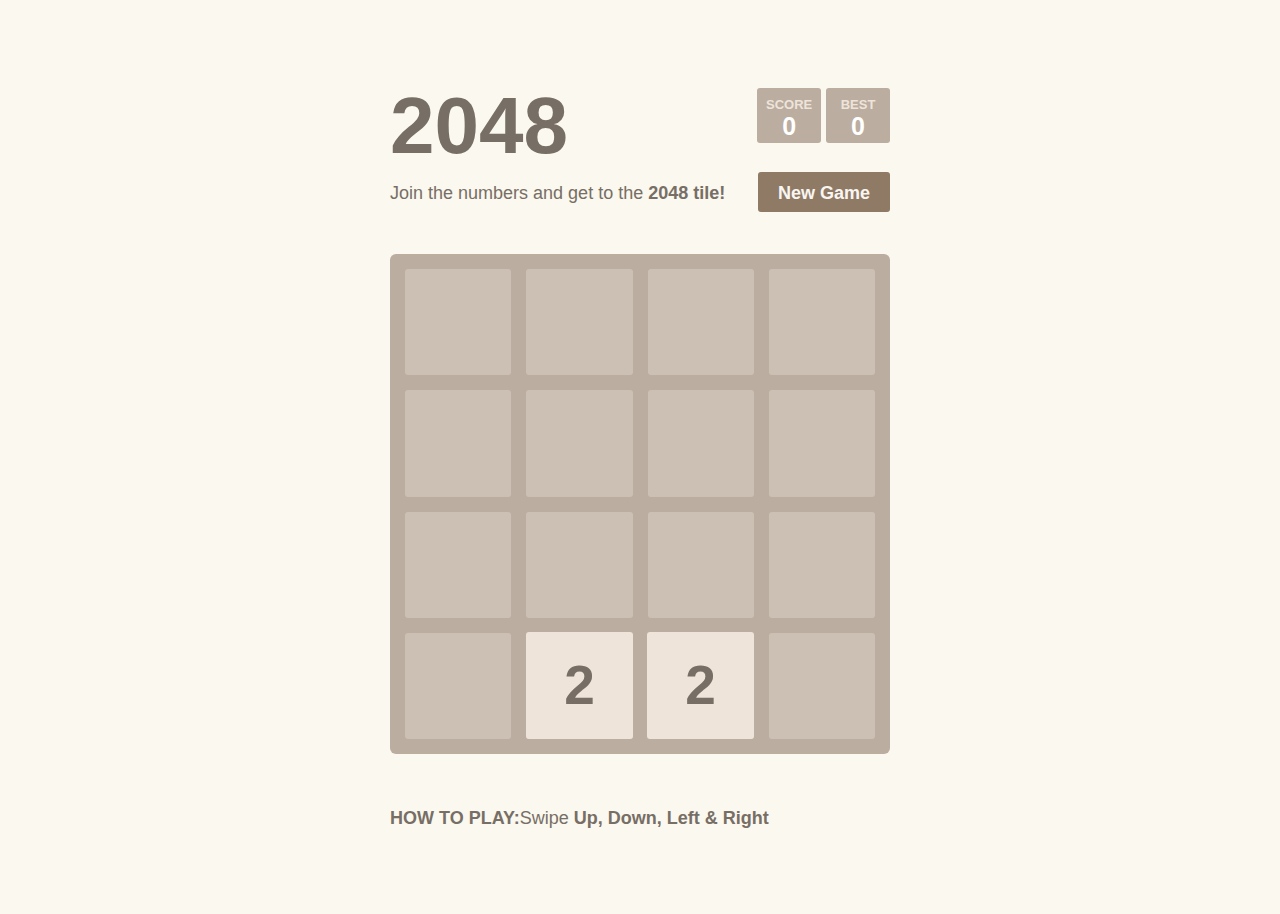
<file: 2048/index.html>
<!DOCTYPE html>
<html>
<head>
  <meta charset="utf-8">
  <title>2048</title>
  
  <link href="style/main.css" rel="stylesheet" type="text/css">
  <meta name="viewport" content="width=device-width, target-densitydpi=160dpi, initial-scale=1.0, maximum-scale=1, user-scalable=no, minimal-ui">
</head>
<body>
  <div class="container">
    <div class="heading">
      <h1 class="title">2048</h1>
      <div class="scores-container">
        <div class="score-container">0</div>
        <div class="best-container">0</div>
      </div>
    </div>
    
    <div class="above-game">
      <p class="game-intro">Join the numbers and get to the <strong>2048 tile!</strong></p>
      <a class="restart-button">New Game</a>
    </div>
    
    <div class="game-container">
      <div class="game-message">
        <p></p>
        <div class="lower">
          <a class="keep-playing-button">Keep going</a>
          <a class="retry-button">Try again</a>
        </div>
      </div>
      
      <div class="grid-container">
        <div class="grid-row">
          <div class="grid-cell"></div>
          <div class="grid-cell"></div>
          <div class="grid-cell"></div>
          <div class="grid-cell"></div>
        </div>
        <div class="grid-row">
          <div class="grid-cell"></div>
          <div class="grid-cell"></div>
          <div class="grid-cell"></div>
          <div class="grid-cell"></div>
        </div>
        <div class="grid-row">
          <div class="grid-cell"></div>
          <div class="grid-cell"></div>
          <div class="grid-cell"></div>
          <div class="grid-cell"></div>
        </div>
        <div class="grid-row">
          <div class="grid-cell"></div>
          <div class="grid-cell"></div>
          <div class="grid-cell"></div>
          <div class="grid-cell"></div>
        </div>
      </div>
      
      <div class="tile-container">
        
      </div>
    </div>
    
    <p class="game-explanation">
      <strong class="important">How to play:</strong>Swipe<strong> Up, Down, Left & Right</strong>
    </p>
  </div>
  
  <script src="js/bind_polyfill.js"></script>
  <script src="js/classlist_polyfill.js"></script>
  <script src="js/animframe_polyfill.js"></script>
  <script src="js/keyboard_input_manager.js"></script>
  <script src="js/html_actuator.js"></script>
  <script src="js/grid.js"></script>
  <script src="js/tile.js"></script>
  <script src="js/local_storage_manager.js"></script>
  <script src="js/game_manager.js"></script>
  <script src="js/application.js"></script>
</body>
</html>
</file>
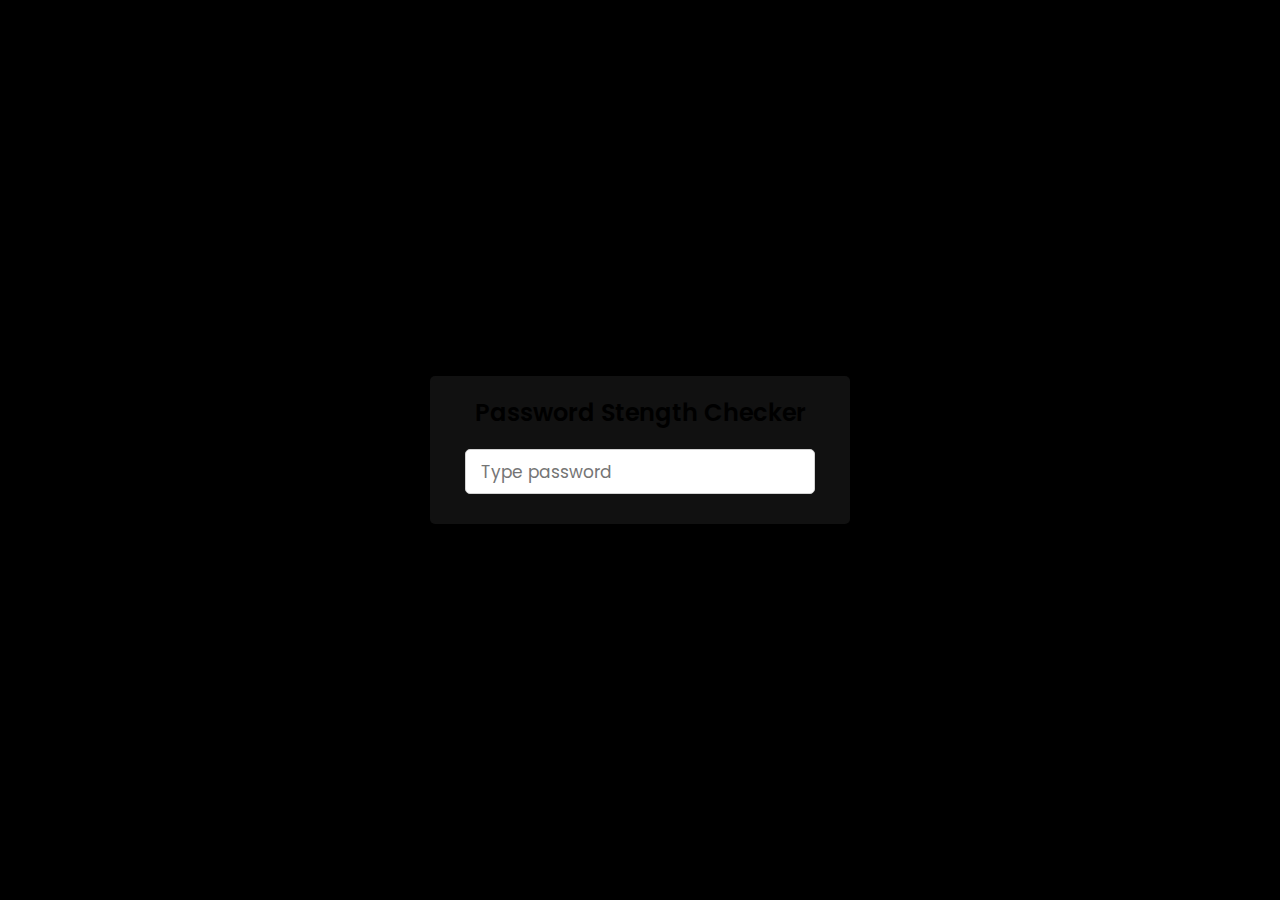
<file: psc/index.html>
<!DOCTYPE html>

<!-- Created By CodingNepal -->
<html lang="en" dir="ltr">
  <head>
    <meta charset="utf-8">
   <title>Password Strength Checker</title>
    <link rel="stylesheet" href="style.css">
  </head>
  <body>
    <div class="container">
      <header>Password Stength Checker</header>
      <form action="#">
        <div class="field">
          <input onkeyup="trigger()" type="password" placeholder="Type password">
          <span class="showBtn">SHOW</span>
        </div>
<div class="indicator">
          <span class="weak"></span>
          <span class="medium"></span>
          <span class="strong"></span>
        </div>
<div class="text">
</div>
</form>
</div>
<script>
      const indicator = document.querySelector(".indicator");
      const input = document.querySelector("input");
      const weak = document.querySelector(".weak");
      const medium = document.querySelector(".medium");
      const strong = document.querySelector(".strong");
      const text = document.querySelector(".text");
      const showBtn = document.querySelector(".showBtn");
      let regExpWeak = /[a-z]/;
      let regExpMedium = /\d+/;
      let regExpStrong = /.[!,@,#,$,%,^,&,*,?,_,~,-,(,)]/;
      function trigger(){
        if(input.value != ""){
          indicator.style.display = "block";
          indicator.style.display = "flex";
          if(input.value.length <= 3 && (input.value.match(regExpWeak) || input.value.match(regExpMedium) || input.value.match(regExpStrong)))no=1;
          if(input.value.length >= 6 && ((input.value.match(regExpWeak) && input.value.match(regExpMedium)) || (input.value.match(regExpMedium) && input.value.match(regExpStrong)) || (input.value.match(regExpWeak) && input.value.match(regExpStrong))))no=2;
          if(input.value.length >= 6 && input.value.match(regExpWeak) && input.value.match(regExpMedium) && input.value.match(regExpStrong))no=3;
          if(no==1){
            weak.classList.add("active");
            text.style.display = "block";
            text.textContent = "Your password is too week";
            text.classList.add("weak");
          }
          if(no==2){
            medium.classList.add("active");
            text.textContent = "Your password is medium";
            text.classList.add("medium");
          }else{
            medium.classList.remove("active");
            text.classList.remove("medium");
          }
          if(no==3){
            weak.classList.add("active");
            medium.classList.add("active");
            strong.classList.add("active");
            text.textContent = "Your password is strong";
            text.classList.add("strong");
          }else{
            strong.classList.remove("active");
            text.classList.remove("strong");
          }
          showBtn.style.display = "block";
          showBtn.onclick = function(){
            if(input.type == "password"){
              input.type = "text";
              showBtn.textContent = "HIDE";
              showBtn.style.color = "#23ad5c";
            }else{
              input.type = "password";
              showBtn.textContent = "SHOW";
              showBtn.style.color = "#000";
            }
          }
        }else{
          indicator.style.display = "none";
          text.style.display = "none";
          showBtn.style.display = "none";
        }
      }
    </script>


  </body>
</html>
</file>
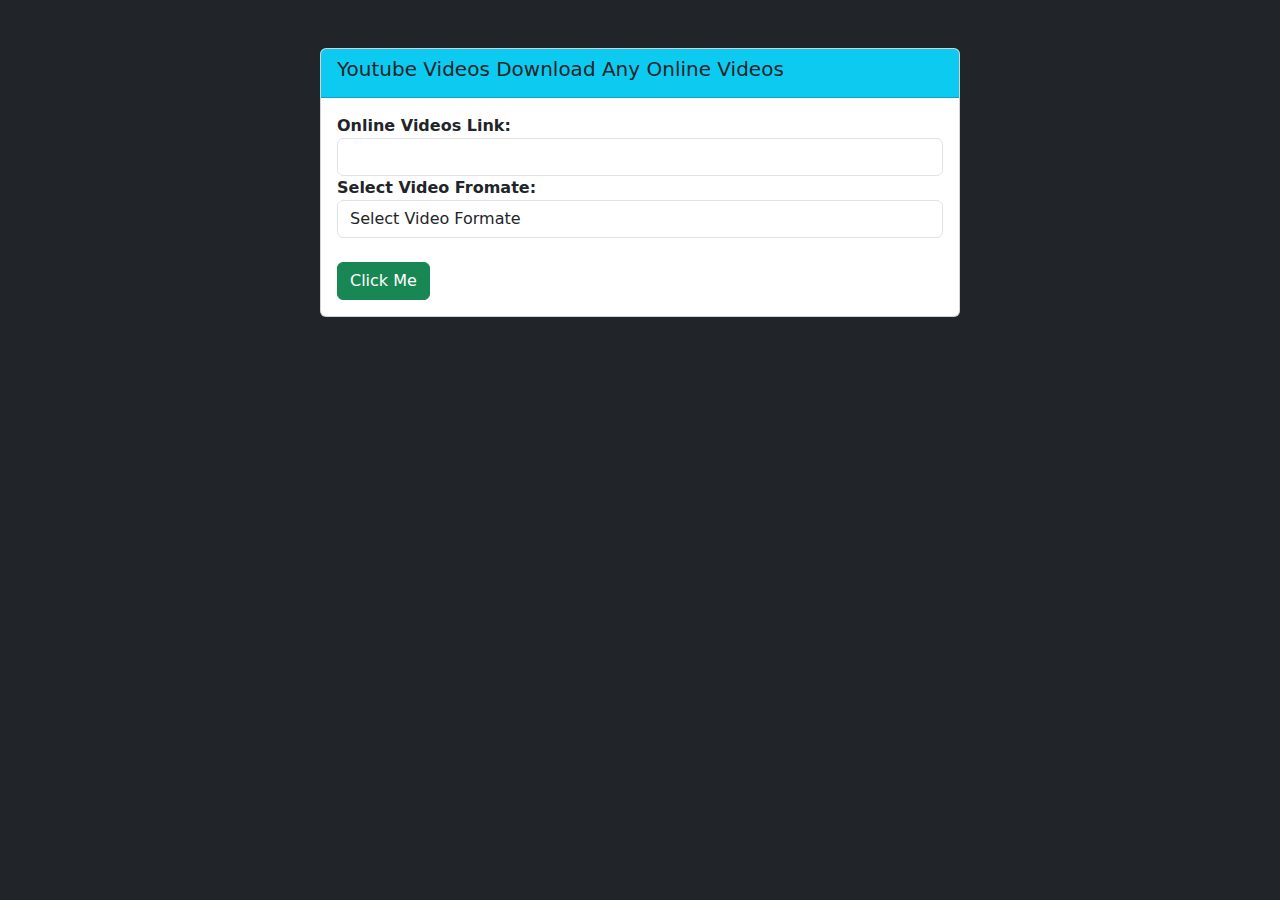
<file: ytvd/index.html>
<!DOCTYPE html>

<html>
<head>
  <title> Spidy Youtube Video Downloader</title>
  <link rel="stylesheet" type="text/css" href="https://cdnjs.cloudflare.com/ajax/libs/twitter-bootstrap/5.0.0-alpha1/css/bootstrap.min.css">
  <script type="text/javascript" src="https://cdnjs.cloudflare.com/ajax/libs/jquery/3.5.1/jquery.min.js"></script>
  <script type="text/javascript" src="https://cdnjs.cloudflare.com/ajax/libs/twitter-bootstrap/5.0.0-alpha1/js/bootstrap.min.js"></script>
</head>
<body class="bg-dark">
  <div class="col-md-6 offset-md-3 mt-5">
    <div class="card">
      <div class="card-header bg-info">
        <h5>Youtube Videos Download Any Online Videos</h5>
      </div>
      <div class="card-body">
        <div class="row">
          <div class="col-md-12">
            <div class="form-group">
              <label class="text-weight"><b>Online Videos Link:</b></label>
              <input type="txt" name="link" class="form-control link" required>
            </div>
          </div>
        </div>
        <form class="form-download">
          <div class="row">
            <div class="col-md-12">
              <div class="form-group">
                <label class="text-weight"><b>Select Video Fromate:</b></label>
                <select class="form-control formte" required>
                  <option selected disabled>Select Video Formate</option>
                  <option value="mp3">Mp3</option>
                  <option value="mp4a">144 Mp4</option>
                  <option value="360">360 Mp4</option>
                  <option value="480">480 Mp4</option>
                  <option value="720">720 Mp4</option>
                  <option value="1080">1080 Mp4</option>
                  <option value="4k">4k Mp4</option>
                  <option value="8k">8k Mp4</option>
                </select>
              </div>
            </div>
          </div>
          <div class="row">
            <div class="col-md-12">
              <div class="form-group mt-4 download-video">
                <button class="btn btn-success btn-block click-btn-down" type="submit">Click Me</button>
              </div>
            </div>
          </div>
        </form>
      </div>
    </div>
  </div>
</body>
<script type="text/javascript">
  $(".click-btn-down").click(function(){
      var link = $(".link").val();
    var fromate = $(".formte").children("option:selected").val();
    var src =""+link+"="+fromate+"";
    downloadVideo(link,fromate);
  });
  function downloadVideo(link,fromate) {
      $('.download-video').html('<iframe style="width:100%;height:60px;border:0;overflow:hidden;" scrolling="no" src="https://loader.to/api/button/?url='+link+'&f='+fromate+'"></iframe>');
  }
</script>
</html>
</file>
<file: 2048/style/main.css>
html, body {
  margin: 0;
  padding: 0;
  background: #faf8ef;
  color: #776e65;
  font-family: "Helvetica Neue", Arial, sans-serif;
  font-size: 18px; }

body {
  margin: 80px 0; }

.heading:after {
  content: "";
  display: block;
  clear: both; }

h1.title {
  font-size: 80px;
  font-weight: bold;
  margin: 0;
  display: block;
  float: left; }

@-webkit-keyframes move-up {
  0% {
    top: 25px;
    opacity: 1; }
  
  100% {
    top: -50px;
    opacity: 0; } }
@-moz-keyframes move-up {
  0% {
    top: 25px;
    opacity: 1; }
  
  100% {
    top: -50px;
    opacity: 0; } }
@keyframes move-up {
  0% {
    top: 25px;
    opacity: 1; }
  
  100% {
    top: -50px;
    opacity: 0; } }
.scores-container {
  float: right;
  text-align: right; }

.score-container, .best-container {
  position: relative;
  display: inline-block;
  background: #bbada0;
  padding: 15px 25px;
  font-size: 25px;
  height: 25px;
  line-height: 47px;
  font-weight: bold;
  border-radius: 3px;
  color: white;
  margin-top: 8px;
  text-align: center; }
.score-container:after, .best-container:after {
  position: absolute;
  width: 100%;
  top: 10px;
  left: 0;
  text-transform: uppercase;
  font-size: 13px;
  line-height: 13px;
  text-align: center;
  color: #eee4da; }
.score-container .score-addition, .best-container .score-addition {
  position: absolute;
  right: 30px;
  color: red;
  font-size: 25px;
  line-height: 25px;
  font-weight: bold;
  color: rgba(119, 110, 101, 0.9);
  z-index: 100;
  -webkit-animation: move-up 600ms ease-in;
  -moz-animation: move-up 600ms ease-in;
  animation: move-up 600ms ease-in;
  -webkit-animation-fill-mode: both;
  -moz-animation-fill-mode: both;
  animation-fill-mode: both; }

.score-container:after {
  content: "Score"; }

.best-container:after {
  content: "Best"; }

p {
  margin-top: 0;
  margin-bottom: 10px;
  line-height: 1.65; }

a {
  color: #776e65;
  font-weight: bold;
  text-decoration: underline;
  cursor: pointer; }

strong.important {
  text-transform: uppercase; }

hr {
  border: none;
  border-bottom: 1px solid #d8d4d0;
  margin-top: 20px;
  margin-bottom: 30px; }

.container {
  width: 500px;
  margin: 0 auto; }

@-webkit-keyframes fade-in {
  0% {
    opacity: 0; }
  
  100% {
    opacity: 1; } }
@-moz-keyframes fade-in {
  0% {
    opacity: 0; }
  
  100% {
    opacity: 1; } }
@keyframes fade-in {
  0% {
    opacity: 0; }
  
  100% {
    opacity: 1; } }
.game-container {
  margin-top: 40px;
  position: relative;
  padding: 15px;
  cursor: default;
  -webkit-touch-callout: none;
  -ms-touch-callout: none;
  -webkit-user-select: none;
  -moz-user-select: none;
  -ms-user-select: none;
  -ms-touch-action: none;
  touch-action: none;
  background: #bbada0;
  border-radius: 6px;
  width: 500px;
  height: 500px;
  -webkit-box-sizing: border-box;
  -moz-box-sizing: border-box;
  box-sizing: border-box; }
.game-container .game-message {
  display: none;
  position: absolute;
  top: 0;
  right: 0;
  bottom: 0;
  left: 0;
  background: rgba(238, 228, 218, 0.5);
  z-index: 100;
  text-align: center;
  -webkit-animation: fade-in 800ms ease 1200ms;
  -moz-animation: fade-in 800ms ease 1200ms;
  animation: fade-in 800ms ease 1200ms;
  -webkit-animation-fill-mode: both;
  -moz-animation-fill-mode: both;
  animation-fill-mode: both; }
.game-container .game-message p {
  font-size: 60px;
  font-weight: bold;
  height: 60px;
  line-height: 60px;
  margin-top: 222px; }
.game-container .game-message .lower {
  display: block;
  margin-top: 59px; }
.game-container .game-message a {
  display: inline-block;
  background: #8f7a66;
  border-radius: 3px;
  padding: 0 20px;
  text-decoration: none;
  color: #f9f6f2;
  height: 40px;
  line-height: 42px;
  margin-left: 9px; }
.game-container .game-message a.keep-playing-button {
  display: none; }
.game-container .game-message.game-won {
  background: rgba(237, 194, 46, 0.5);
  color: #f9f6f2; }
.game-container .game-message.game-won a.keep-playing-button {
  display: inline-block; }
.game-container .game-message.game-won, .game-container .game-message.game-over {
  display: block; }

.grid-container {
  position: absolute;
  z-index: 1; }

.grid-row {
  margin-bottom: 15px; }
.grid-row:last-child {
  margin-bottom: 0; }
.grid-row:after {
  content: "";
  display: block;
  clear: both; }

.grid-cell {
  width: 106.25px;
  height: 106.25px;
  margin-right: 15px;
  float: left;
  border-radius: 3px;
  background: rgba(238, 228, 218, 0.35); }
.grid-cell:last-child {
  margin-right: 0; }

.tile-container {
  position: absolute;
  z-index: 2; }

.tile, .tile .tile-inner {
  width: 107px;
  height: 107px;
  line-height: 107px; }
.tile.tile-position-1-1 {
  -webkit-transform: translate(0px, 0px);
  -moz-transform: translate(0px, 0px);
  -ms-transform: translate(0px, 0px);
  transform: translate(0px, 0px); }
.tile.tile-position-1-2 {
  -webkit-transform: translate(0px, 121px);
  -moz-transform: translate(0px, 121px);
  -ms-transform: translate(0px, 121px);
  transform: translate(0px, 121px); }
.tile.tile-position-1-3 {
  -webkit-transform: translate(0px, 242px);
  -moz-transform: translate(0px, 242px);
  -ms-transform: translate(0px, 242px);
  transform: translate(0px, 242px); }
.tile.tile-position-1-4 {
  -webkit-transform: translate(0px, 363px);
  -moz-transform: translate(0px, 363px);
  -ms-transform: translate(0px, 363px);
  transform: translate(0px, 363px); }
.tile.tile-position-2-1 {
  -webkit-transform: translate(121px, 0px);
  -moz-transform: translate(121px, 0px);
  -ms-transform: translate(121px, 0px);
  transform: translate(121px, 0px); }
.tile.tile-position-2-2 {
  -webkit-transform: translate(121px, 121px);
  -moz-transform: translate(121px, 121px);
  -ms-transform: translate(121px, 121px);
  transform: translate(121px, 121px); }
.tile.tile-position-2-3 {
  -webkit-transform: translate(121px, 242px);
  -moz-transform: translate(121px, 242px);
  -ms-transform: translate(121px, 242px);
  transform: translate(121px, 242px); }
.tile.tile-position-2-4 {
  -webkit-transform: translate(121px, 363px);
  -moz-transform: translate(121px, 363px);
  -ms-transform: translate(121px, 363px);
  transform: translate(121px, 363px); }
.tile.tile-position-3-1 {
  -webkit-transform: translate(242px, 0px);
  -moz-transform: translate(242px, 0px);
  -ms-transform: translate(242px, 0px);
  transform: translate(242px, 0px); }
.tile.tile-position-3-2 {
  -webkit-transform: translate(242px, 121px);
  -moz-transform: translate(242px, 121px);
  -ms-transform: translate(242px, 121px);
  transform: translate(242px, 121px); }
.tile.tile-position-3-3 {
  -webkit-transform: translate(242px, 242px);
  -moz-transform: translate(242px, 242px);
  -ms-transform: translate(242px, 242px);
  transform: translate(242px, 242px); }
.tile.tile-position-3-4 {
  -webkit-transform: translate(242px, 363px);
  -moz-transform: translate(242px, 363px);
  -ms-transform: translate(242px, 363px);
  transform: translate(242px, 363px); }
.tile.tile-position-4-1 {
  -webkit-transform: translate(363px, 0px);
  -moz-transform: translate(363px, 0px);
  -ms-transform: translate(363px, 0px);
  transform: translate(363px, 0px); }
.tile.tile-position-4-2 {
  -webkit-transform: translate(363px, 121px);
  -moz-transform: translate(363px, 121px);
  -ms-transform: translate(363px, 121px);
  transform: translate(363px, 121px); }
.tile.tile-position-4-3 {
  -webkit-transform: translate(363px, 242px);
  -moz-transform: translate(363px, 242px);
  -ms-transform: translate(363px, 242px);
  transform: translate(363px, 242px); }
.tile.tile-position-4-4 {
  -webkit-transform: translate(363px, 363px);
  -moz-transform: translate(363px, 363px);
  -ms-transform: translate(363px, 363px);
  transform: translate(363px, 363px); }

.tile {
  position: absolute;
  -webkit-transition: 100ms ease-in-out;
  -moz-transition: 100ms ease-in-out;
  transition: 100ms ease-in-out;
  -webkit-transition-property: -webkit-transform;
  -moz-transition-property: -moz-transform;
  transition-property: transform; }
.tile .tile-inner {
  border-radius: 3px;
  background: #eee4da;
  text-align: center;
  font-weight: bold;
  z-index: 10;
  font-size: 55px; }
.tile.tile-2 .tile-inner {
  background: #eee4da;
  box-shadow: 0 0 30px 10px rgba(243, 215, 116, 0), inset 0 0 0 1px rgba(255, 255, 255, 0); }
.tile.tile-4 .tile-inner {
  background: #ede0c8;
  box-shadow: 0 0 30px 10px rgba(243, 215, 116, 0), inset 0 0 0 1px rgba(255, 255, 255, 0); }
.tile.tile-8 .tile-inner {
  color: #f9f6f2;
  background: #f2b179; }
.tile.tile-16 .tile-inner {
  color: #f9f6f2;
  background: #f59563; }
.tile.tile-32 .tile-inner {
  color: #f9f6f2;
  background: #f67c5f; }
.tile.tile-64 .tile-inner {
  color: #f9f6f2;
  background: #f65e3b; }
.tile.tile-128 .tile-inner {
  color: #f9f6f2;
  background: #edcf72;
  box-shadow: 0 0 30px 10px rgba(243, 215, 116, 0.2381), inset 0 0 0 1px rgba(255, 255, 255, 0.14286);
  font-size: 45px; }
@media screen and (max-width: 520px) {
  .tile.tile-128 .tile-inner {
    font-size: 25px; } }
.tile.tile-256 .tile-inner {
  color: #f9f6f2;
  background: #edcc61;
  box-shadow: 0 0 30px 10px rgba(243, 215, 116, 0.31746), inset 0 0 0 1px rgba(255, 255, 255, 0.19048);
  font-size: 45px; }
@media screen and (max-width: 520px) {
  .tile.tile-256 .tile-inner {
    font-size: 25px; } }
.tile.tile-512 .tile-inner {
  color: #f9f6f2;
  background: #edc850;
  box-shadow: 0 0 30px 10px rgba(243, 215, 116, 0.39683), inset 0 0 0 1px rgba(255, 255, 255, 0.2381);
  font-size: 45px; }
@media screen and (max-width: 520px) {
  .tile.tile-512 .tile-inner {
    font-size: 25px; } }
.tile.tile-1024 .tile-inner {
  color: #f9f6f2;
  background: #edc53f;
  box-shadow: 0 0 30px 10px rgba(243, 215, 116, 0.47619), inset 0 0 0 1px rgba(255, 255, 255, 0.28571);
  font-size: 35px; }
@media screen and (max-width: 520px) {
  .tile.tile-1024 .tile-inner {
    font-size: 15px; } }
.tile.tile-2048 .tile-inner {
  color: #f9f6f2;
  background: #edc22e;
  box-shadow: 0 0 30px 10px rgba(243, 215, 116, 0.55556), inset 0 0 0 1px rgba(255, 255, 255, 0.33333);
  font-size: 35px; }
@media screen and (max-width: 520px) {
  .tile.tile-2048 .tile-inner {
    font-size: 15px; } }
.tile.tile-super .tile-inner {
  color: #f9f6f2;
  background: #3c3a32;
  font-size: 30px; }
@media screen and (max-width: 520px) {
  .tile.tile-super .tile-inner {
    font-size: 10px; } }

@-webkit-keyframes appear {
  0% {
    opacity: 0;
    -webkit-transform: scale(0);
    -moz-transform: scale(0);
    -ms-transform: scale(0);
    transform: scale(0); }
  
  100% {
    opacity: 1;
    -webkit-transform: scale(1);
    -moz-transform: scale(1);
    -ms-transform: scale(1);
    transform: scale(1); } }
@-moz-keyframes appear {
  0% {
    opacity: 0;
    -webkit-transform: scale(0);
    -moz-transform: scale(0);
    -ms-transform: scale(0);
    transform: scale(0); }
  
  100% {
    opacity: 1;
    -webkit-transform: scale(1);
    -moz-transform: scale(1);
    -ms-transform: scale(1);
    transform: scale(1); } }
@keyframes appear {
  0% {
    opacity: 0;
    -webkit-transform: scale(0);
    -moz-transform: scale(0);
    -ms-transform: scale(0);
    transform: scale(0); }
  
  100% {
    opacity: 1;
    -webkit-transform: scale(1);
    -moz-transform: scale(1);
    -ms-transform: scale(1);
    transform: scale(1); } }
.tile-new .tile-inner {
  -webkit-animation: appear 200ms ease 100ms;
  -moz-animation: appear 200ms ease 100ms;
  animation: appear 200ms ease 100ms;
  -webkit-animation-fill-mode: backwards;
  -moz-animation-fill-mode: backwards;
  animation-fill-mode: backwards; }

@-webkit-keyframes pop {
  0% {
    -webkit-transform: scale(0);
    -moz-transform: scale(0);
    -ms-transform: scale(0);
    transform: scale(0); }
  
  50% {
    -webkit-transform: scale(1.2);
    -moz-transform: scale(1.2);
    -ms-transform: scale(1.2);
    transform: scale(1.2); }
  
  100% {
    -webkit-transform: scale(1);
    -moz-transform: scale(1);
    -ms-transform: scale(1);
    transform: scale(1); } }
@-moz-keyframes pop {
  0% {
    -webkit-transform: scale(0);
    -moz-transform: scale(0);
    -ms-transform: scale(0);
    transform: scale(0); }
  
  50% {
    -webkit-transform: scale(1.2);
    -moz-transform: scale(1.2);
    -ms-transform: scale(1.2);
    transform: scale(1.2); }
  
  100% {
    -webkit-transform: scale(1);
    -moz-transform: scale(1);
    -ms-transform: scale(1);
    transform: scale(1); } }
@keyframes pop {
  0% {
    -webkit-transform: scale(0);
    -moz-transform: scale(0);
    -ms-transform: scale(0);
    transform: scale(0); }
  
  50% {
    -webkit-transform: scale(1.2);
    -moz-transform: scale(1.2);
    -ms-transform: scale(1.2);
    transform: scale(1.2); }
  
  100% {
    -webkit-transform: scale(1);
    -moz-transform: scale(1);
    -ms-transform: scale(1);
    transform: scale(1); } }
.tile-merged .tile-inner {
  z-index: 20;
  -webkit-animation: pop 200ms ease 100ms;
  -moz-animation: pop 200ms ease 100ms;
  animation: pop 200ms ease 100ms;
  -webkit-animation-fill-mode: backwards;
  -moz-animation-fill-mode: backwards;
  animation-fill-mode: backwards; }

.above-game:after {
  content: "";
  display: block;
  clear: both; }

.game-intro {
  float: left;
  line-height: 42px;
  margin-bottom: 0; }

.restart-button {
  display: inline-block;
  background: #8f7a66;
  border-radius: 3px;
  padding: 0 20px;
  text-decoration: none;
  color: #f9f6f2;
  height: 40px;
  line-height: 42px;
  display: block;
  text-align: center;
  float: right; }

.game-explanation {
  margin-top: 50px; }

@media screen and (max-width: 520px) {
  html, body {
    font-size: 15px; }
  
  body {
    margin: 20px 0;
    padding: 0 20px; }
  
  h1.title {
    font-size: 27px;
    margin-top: 15px; }
  
  .container {
    width: 280px;
    margin: 0 auto; }
  
  .score-container, .best-container {
    margin-top: 0;
    padding: 15px 10px;
    min-width: 40px; }
  
  .heading {
    margin-bottom: 10px; }
  
  .game-intro {
    width: 55%;
    display: block;
    box-sizing: border-box;
    line-height: 1.65; }
  
  .restart-button {
    width: 42%;
    padding: 0;
    display: block;
    box-sizing: border-box;
    margin-top: 2px; }
  
  .game-container {
    margin-top: 17px;
    position: relative;
    padding: 10px;
    cursor: default;
    -webkit-touch-callout: none;
    -ms-touch-callout: none;
    -webkit-user-select: none;
    -moz-user-select: none;
    -ms-user-select: none;
    -ms-touch-action: none;
    touch-action: none;
    background: #bbada0;
    border-radius: 6px;
    width: 280px;
    height: 280px;
    -webkit-box-sizing: border-box;
    -moz-box-sizing: border-box;
    box-sizing: border-box; }
  .game-container .game-message {
    display: none;
    position: absolute;
    top: 0;
    right: 0;
    bottom: 0;
    left: 0;
    background: rgba(238, 228, 218, 0.5);
    z-index: 100;
    text-align: center;
    -webkit-animation: fade-in 800ms ease 1200ms;
    -moz-animation: fade-in 800ms ease 1200ms;
    animation: fade-in 800ms ease 1200ms;
    -webkit-animation-fill-mode: both;
    -moz-animation-fill-mode: both;
    animation-fill-mode: both; }
  .game-container .game-message p {
    font-size: 60px;
    font-weight: bold;
    height: 60px;
    line-height: 60px;
    margin-top: 222px; }
  .game-container .game-message .lower {
    display: block;
    margin-top: 59px; }
  .game-container .game-message a {
    display: inline-block;
    background: #8f7a66;
    border-radius: 3px;
    padding: 0 20px;
    text-decoration: none;
    color: #f9f6f2;
    height: 40px;
    line-height: 42px;
    margin-left: 9px; }
  .game-container .game-message a.keep-playing-button {
    display: none; }
  .game-container .game-message.game-won {
    background: rgba(237, 194, 46, 0.5);
    color: #f9f6f2; }
  .game-container .game-message.game-won a.keep-playing-button {
    display: inline-block; }
  .game-container .game-message.game-won, .game-container .game-message.game-over {
    display: block; }
  
  .grid-container {
    position: absolute;
    z-index: 1; }
  
  .grid-row {
    margin-bottom: 10px; }
  .grid-row:last-child {
    margin-bottom: 0; }
  .grid-row:after {
    content: "";
    display: block;
    clear: both; }
  
  .grid-cell {
    width: 57.5px;
    height: 57.5px;
    margin-right: 10px;
    float: left;
    border-radius: 3px;
    background: rgba(238, 228, 218, 0.35); }
  .grid-cell:last-child {
    margin-right: 0; }
  
  .tile-container {
    position: absolute;
    z-index: 2; }
  
  .tile, .tile .tile-inner {
    width: 58px;
    height: 58px;
    line-height: 58px; }
  .tile.tile-position-1-1 {
    -webkit-transform: translate(0px, 0px);
    -moz-transform: translate(0px, 0px);
    -ms-transform: translate(0px, 0px);
    transform: translate(0px, 0px); }
  .tile.tile-position-1-2 {
    -webkit-transform: translate(0px, 67px);
    -moz-transform: translate(0px, 67px);
    -ms-transform: translate(0px, 67px);
    transform: translate(0px, 67px); }
  .tile.tile-position-1-3 {
    -webkit-transform: translate(0px, 135px);
    -moz-transform: translate(0px, 135px);
    -ms-transform: translate(0px, 135px);
    transform: translate(0px, 135px); }
  .tile.tile-position-1-4 {
    -webkit-transform: translate(0px, 202px);
    -moz-transform: translate(0px, 202px);
    -ms-transform: translate(0px, 202px);
    transform: translate(0px, 202px); }
  .tile.tile-position-2-1 {
    -webkit-transform: translate(67px, 0px);
    -moz-transform: translate(67px, 0px);
    -ms-transform: translate(67px, 0px);
    transform: translate(67px, 0px); }
  .tile.tile-position-2-2 {
    -webkit-transform: translate(67px, 67px);
    -moz-transform: translate(67px, 67px);
    -ms-transform: translate(67px, 67px);
    transform: translate(67px, 67px); }
  .tile.tile-position-2-3 {
    -webkit-transform: translate(67px, 135px);
    -moz-transform: translate(67px, 135px);
    -ms-transform: translate(67px, 135px);
    transform: translate(67px, 135px); }
  .tile.tile-position-2-4 {
    -webkit-transform: translate(67px, 202px);
    -moz-transform: translate(67px, 202px);
    -ms-transform: translate(67px, 202px);
    transform: translate(67px, 202px); }
  .tile.tile-position-3-1 {
    -webkit-transform: translate(135px, 0px);
    -moz-transform: translate(135px, 0px);
    -ms-transform: translate(135px, 0px);
    transform: translate(135px, 0px); }
  .tile.tile-position-3-2 {
    -webkit-transform: translate(135px, 67px);
    -moz-transform: translate(135px, 67px);
    -ms-transform: translate(135px, 67px);
    transform: translate(135px, 67px); }
  .tile.tile-position-3-3 {
    -webkit-transform: translate(135px, 135px);
    -moz-transform: translate(135px, 135px);
    -ms-transform: translate(135px, 135px);
    transform: translate(135px, 135px); }
  .tile.tile-position-3-4 {
    -webkit-transform: translate(135px, 202px);
    -moz-transform: translate(135px, 202px);
    -ms-transform: translate(135px, 202px);
    transform: translate(135px, 202px); }
  .tile.tile-position-4-1 {
    -webkit-transform: translate(202px, 0px);
    -moz-transform: translate(202px, 0px);
    -ms-transform: translate(202px, 0px);
    transform: translate(202px, 0px); }
  .tile.tile-position-4-2 {
    -webkit-transform: translate(202px, 67px);
    -moz-transform: translate(202px, 67px);
    -ms-transform: translate(202px, 67px);
    transform: translate(202px, 67px); }
  .tile.tile-position-4-3 {
    -webkit-transform: translate(202px, 135px);
    -moz-transform: translate(202px, 135px);
    -ms-transform: translate(202px, 135px);
    transform: translate(202px, 135px); }
  .tile.tile-position-4-4 {
    -webkit-transform: translate(202px, 202px);
    -moz-transform: translate(202px, 202px);
    -ms-transform: translate(202px, 202px);
    transform: translate(202px, 202px); }
  
  .tile .tile-inner {
    font-size: 35px; }
  
  .game-message p {
    font-size: 30px !important;
    height: 30px !important;
    line-height: 30px !important;
    margin-top: 90px !important; }
  .game-message .lower {
    margin-top: 30px !important; } }
</file>
<file: psc/style.css>
@import url('https://fonts.googleapis.com/css?family=Poppins:400,500,600,700&display=swap');

*{
  margin: 0;
  padding: 0;
  box-sizing: border-box;
  font-family: 'Poppins', sans-serif;
}
html,body{
  display: grid;
  height: 100%;
  place-items: center;
  text-align: center;
  background: #000;
}
.container{
  background: #111;
  padding: 20px 30px;
  width: 420px;
  border-radius: 5px;
  box-shadow: 0 0 15px rgba(0,0,0,0.2);
}
.container header{
  font-size: 24px;
  font-weight: 600;
  line-height: 33px;
}
.container form{
  margin: 20px 5px 10px 5px;
  position: relative;
}
.container form .field{
  height: 45px;
  width: 100%;
  display: flex;
  position: relative;
}
form .field input{
  width: 100%;
  height: 100%;
  border: 1px solid lightgrey;
  padding-left: 15px;
  outline: none;
  border-radius: 5px;
  font-size: 17px;
  transition: all 0.3s;
}
form .field input:focus{
  border-color: #27ae60;
  box-shadow: inset 0 0 3px #2fd072;
}
form .field .showBtn{
  position: absolute;
  right: 10px;
  top: 50%;
  transform: translateY(-50%);
  font-size: 15px;
  font-weight: 600;
  cursor: pointer;
  display: none;
  user-select: none;
}
form .indicator{
  height: 10px;
  margin: 10px 0;
  display: flex;
  align-items: center;
  justify-content: space-between;
  display: none;
}
form .indicator span{
  position: relative;
  height: 100%;
  width: 100%;
  background: lightgrey;
  border-radius: 5px;
}
form .indicator span:nth-child(2){
  margin: 0 3px;
}
form .indicator span.active:before{
  position: absolute;
  content: '';
  top: 0;
  left: 0;
  height: 100%;
  width: 100%;
  border-radius: 5px;
}
.indicator span.weak:before{
  background-color: #ff4757;
}
.indicator span.medium:before{
  background-color: orange;
}
.indicator span.strong:before{
  background-color: #23ad5c;
}
form .text{
  font-size: 20px;
  font-weight: 500;
  display: none;
  margin-bottom: -10px;
}
form .text.weak{
  color: #ff4757;
}
form .text.medium{
  color: orange;
}
form .text.strong{
  color: #23ad5c;
}
</file>
